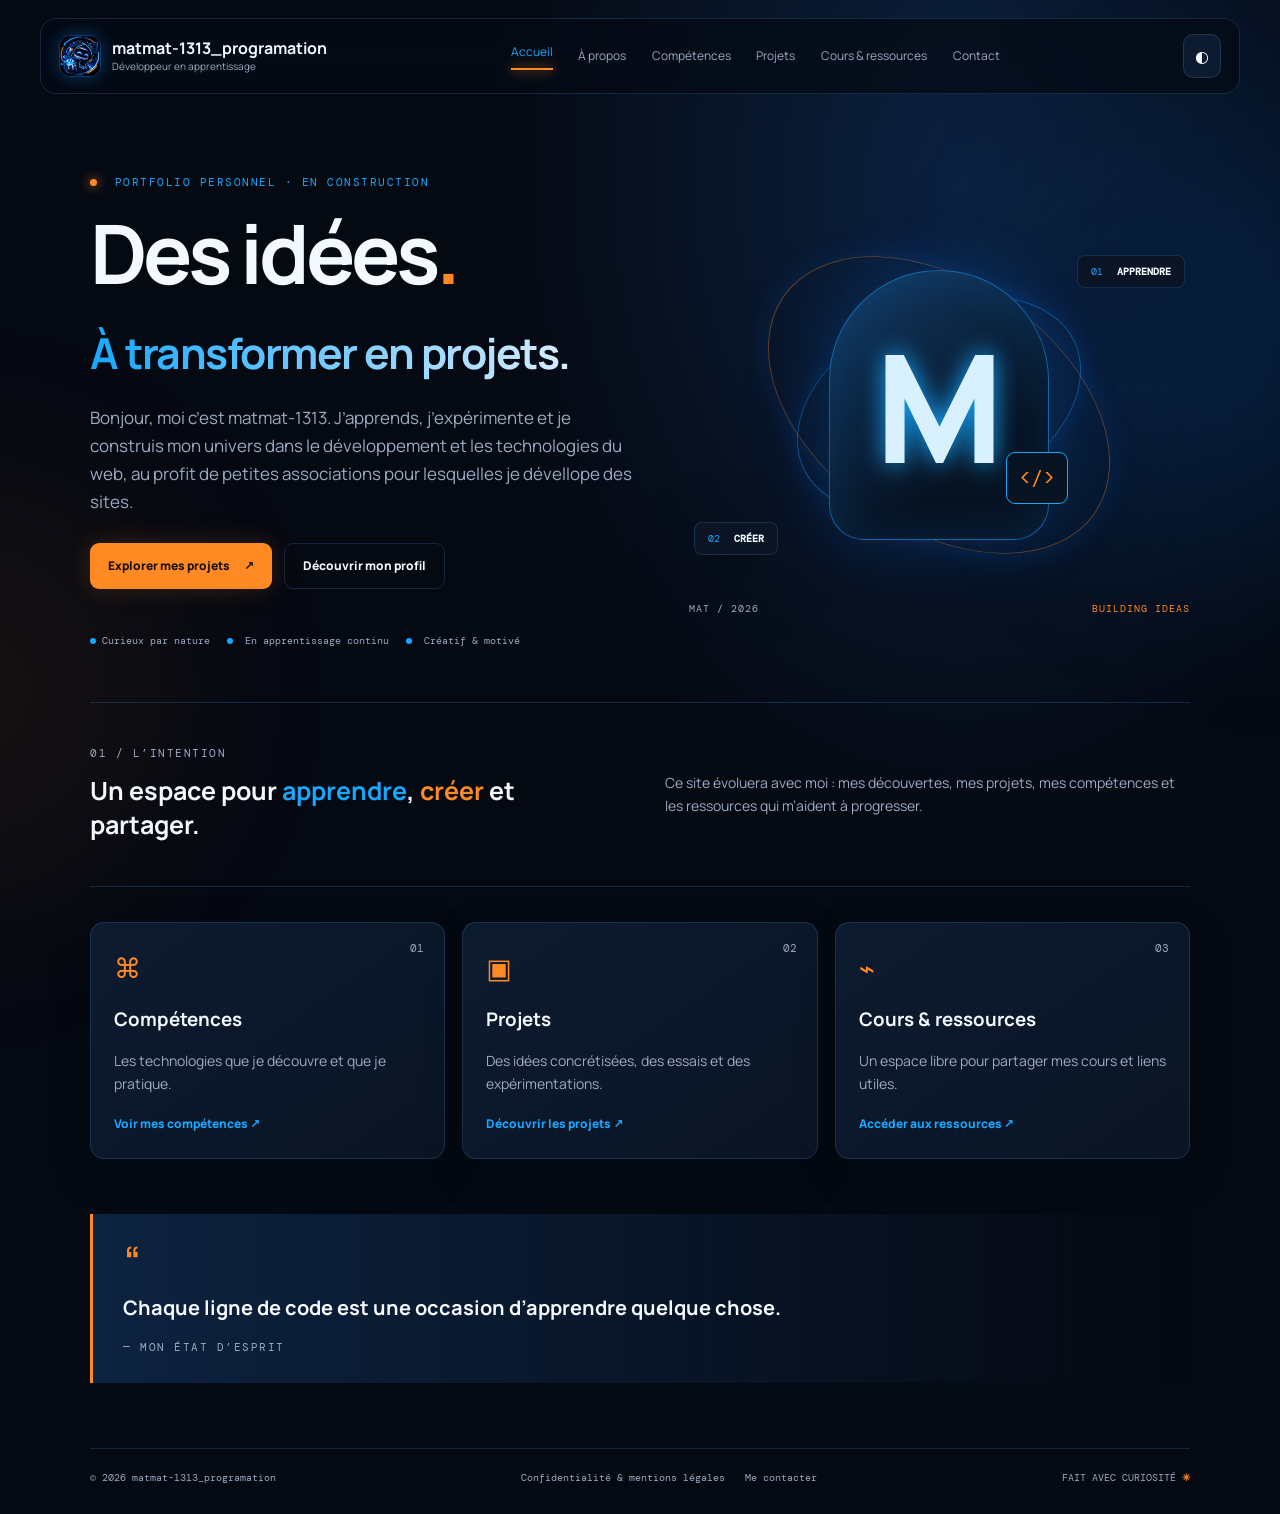
<file: index.html>
<!doctype html>


<html lang="fr">
  
  <head>
    
    <meta charset="utf-8">
    <meta name="viewport" content="width=device-width, initial-scale=1">
    <meta name="description" content="Le portfolio de Mat : apprendre, créer et partager.">
    <title>matmat-1313 — Des idées.</title>
    <link rel="icon" type="image/png" href="logo.png">
    <link rel="stylesheet" href="style.css">
    <script defer src="script.js">
      
    </script>
  </head>

  
<body>
  <div class="ambient ambient-one">
  </div>
  <div class="ambient ambient-two">
    
  </div>
<header class="site-header">
  <a class="brand" href="index.html">
    <img class="brand-logo" src="logo.png" alt="Logo matmat-1313_programation">
    </span>
    <span>
      <b>matmat-1313_programation</b>
      <small>Développeur en apprentissage</small>
    </span>
  </a>

  <!--menu de navigation-->
  <button class="menu-toggle" aria-label="Ouvrir le menu" aria-expanded="false">☰</button>
  <nav class="main-nav" aria-label="Navigation principale">
    <a class="active" href="index.html">Accueil</a>
    <a href="apropos.html">À propos</a>
    <a href="competences.html">Compétences</a>
    <a href="projets.html">Projets</a>
    <a href="ressources.html">Cours & ressources</a>
    <a href="contact.html">Contact</a>
  </nav>
  <button class="theme-toggle" aria-label="Changer de thème" title="Changer de thème">◐</button>
</header>
<main>
  <section class="hero container">
    <div class="hero-copy">
      <p class="eyebrow">
        <span class="pulse">
          
        </span> PORTFOLIO PERSONNEL · EN CONSTRUCTION</p>
      <h1>Des idées<span class="orange">.</span>
        <br>
        <span class="gradient-text">À transformer en projets.</span>
      </h1>
      <p class="lead">Bonjour, moi c’est matmat-1313. J’apprends, j’expérimente et je construis mon univers dans le développement et les technologies du web, au profit de petites associations pour lesquelles je dévellope des sites.</p>
      <div class="actions">
        <a class="btn btn-primary" href="projets.html">Explorer mes projets <span>↗</span>
        </a>
        <a class="btn btn-ghost" href="apropos.html">Découvrir mon profil</a>
      </div>
      
      <div class="hero-meta">
        <span>
          <i></i>Curieux par nature</span>
        <span>
          <i></i> En apprentissage continu</span>
        <span>
          <i></i> Créatif & motivé</span>
      </div>
      
    </div>
    <div class="hero-visual">
      <div class="orbit orbit-a">
        
      </div>
      <div class="orbit orbit-b">
        
      </div>
      
      <div class="visual-grid">
        
      </div>
      <div class="avatar-placeholder">
        <span class="avatar-initial">M</span>
        <span class="avatar-code">&lt;/&gt;</span>
      </div>
      <div class="floating-chip chip-top">01 <b>APPRENDRE</b>
      </div>
      <div class="floating-chip chip-bottom">02 <b>CRÉER</b>
      </div>
      <div class="visual-caption">MAT / 2026 <span>BUILDING IDEAS</span>
      </div>
    </div>
  </section>
<section class="container intro-strip">
  <div>
    <span class="section-kicker">01 / L’INTENTION</span>
    <h2>Un espace pour <span class="blue">apprendre</span>, <span class="orange">créer</span> et partager.</h2>
  </div>
  <p>Ce site évoluera avec moi : mes découvertes, mes projets, mes compétences et les ressources qui m’aident à progresser.</p>
</section>
<section class="container feature-grid">
  <a class="feature-card" href="competences.html">
    <span class="card-number">01</span>
    <span class="feature-icon">⌘</span>
    <h3>Compétences</h3>
    <p>Les technologies que je découvre et que je pratique.</p>
    <span class="text-link">Voir mes compétences ↗</span>
  </a>
  <a class="feature-card" href="projets.html">
    <span class="card-number">02</span>
    <span class="feature-icon">▣</span>
    <h3>Projets</h3>
    <p>Des idées concrétisées, des essais et des expérimentations.</p>
    <span class="text-link">Découvrir les projets ↗</span>
  </a>
  <a class="feature-card" href="ressources.html">
    <span class="card-number">03</span>
    <span class="feature-icon">⌁</span>
    <h3>Cours & ressources</h3>
    <p>Un espace libre pour partager mes cours et liens utiles.</p>
    <span class="text-link">Accéder aux ressources ↗</span>
  </a>
</section>
<section class="container quote-panel">
  <span class="quote-mark">“</span>
  <p>Chaque ligne de code est une occasion d’apprendre quelque chose.</p>
  <span class="quote-by">— MON ÉTAT D’ESPRIT</span>
</section>
</main>
<footer class="site-footer">
  <span>© 2026 matmat-1313_programation</span>
  <span>
    <a href="legal.html">Confidentialité & mentions légales</a>
    <a href="contact.html">Me contacter</a>
  </span>
  <span class="footer-tag">FAIT AVEC CURIOSITÉ <b>✳</b>
  </span>
</footer>
</body>
</html>
</file>
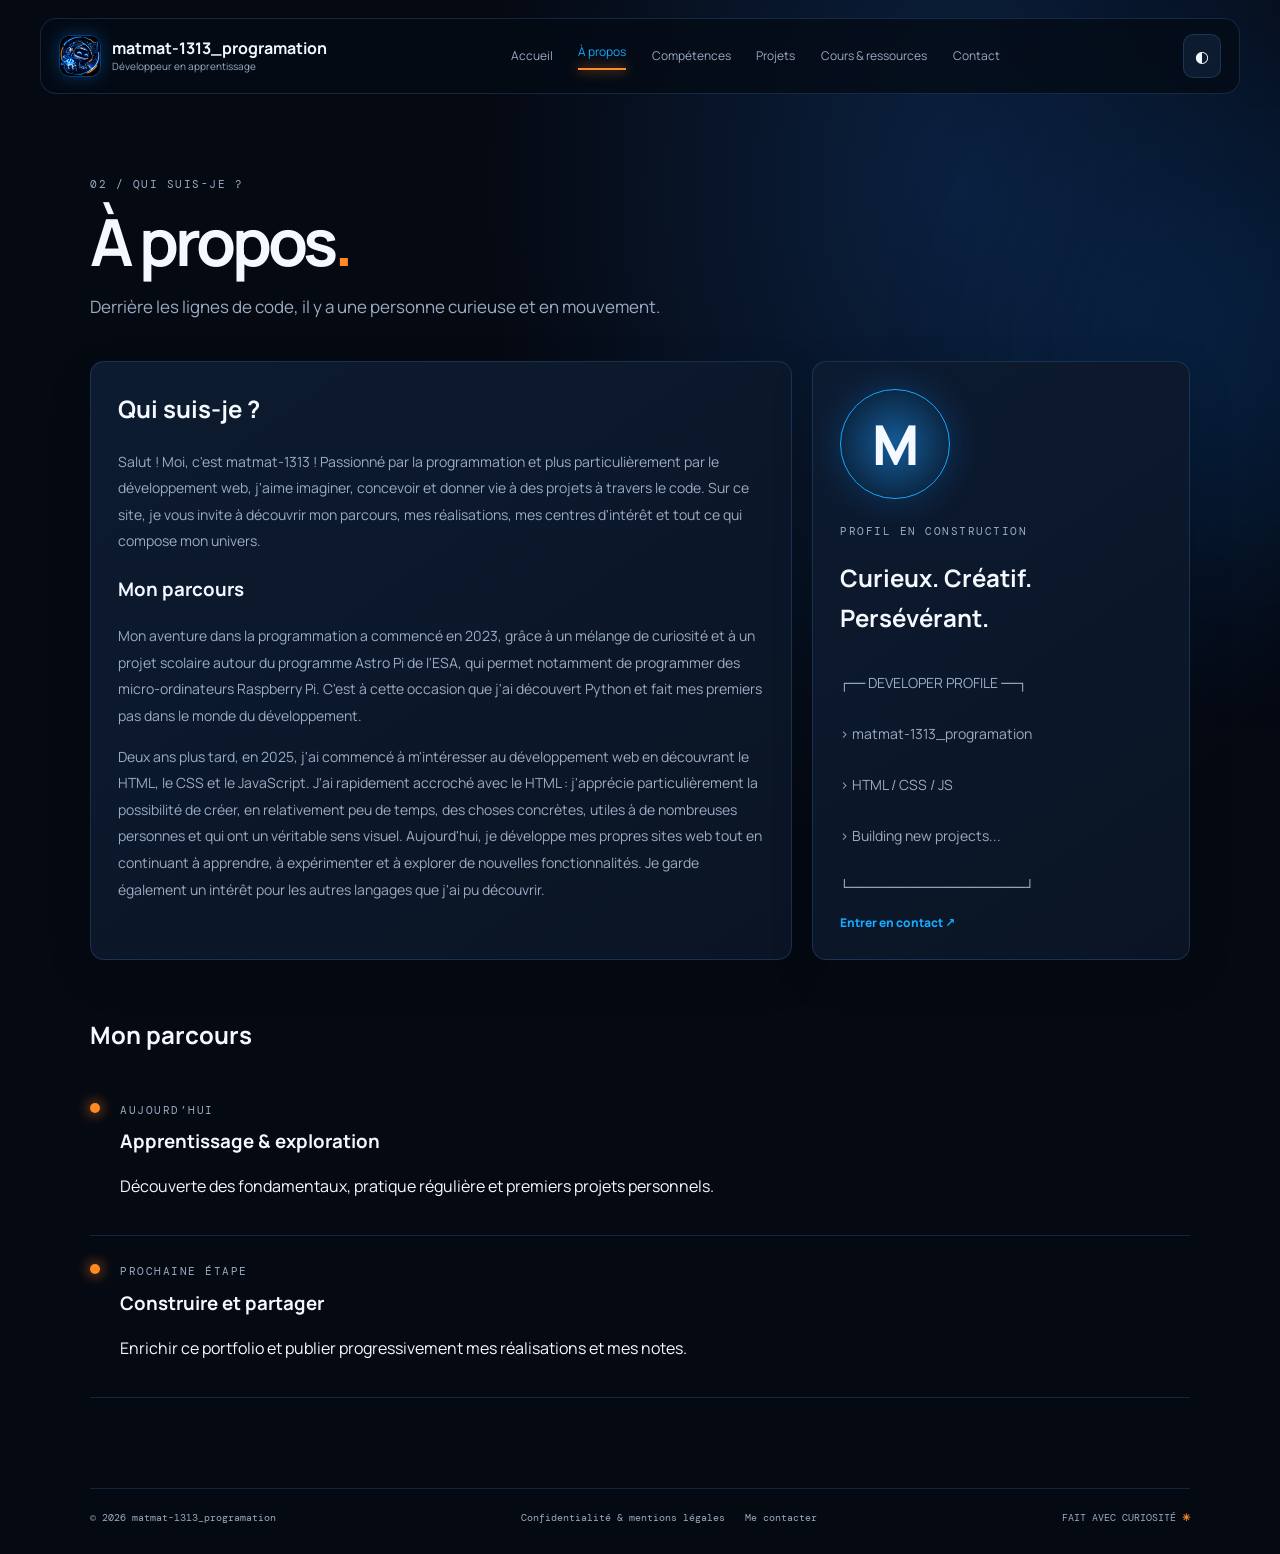
<file: apropos.html>
<!doctype html>


<html lang="fr">
  
  <head>
    
    <meta charset="utf-8">
    <meta name="viewport" content="width=device-width, initial-scale=1">
    <meta name="description" content="En savoir plus sur Mat et son parcours.">
    
    <title>À propos — matmat-1313</title>
    
    <link rel="icon" type="image/png" href="logo.png">
    <link rel="stylesheet" href="style.css">
    <script defer src="script.js">
      
    </script>
  </head>


  <!--Début section corps de page-->
  <body>
    
    <div class="ambient ambient-one">
      
    </div>
    <header class="site-header">
      <a class="brand" href="index.html">
        <img class="brand-logo" src="logo.png" alt="Logo matmat-1313_programation">
    </span>
        
        <span>
          <b>matmat-1313_programation</b>
          <small>Développeur en apprentissage</small>
        </span>
      </a>
      
      <button class="menu-toggle" aria-label="Ouvrir le menu" aria-expanded="false">☰</button>
      <nav class="main-nav">
        <a href="index.html">Accueil</a>
        <a class="active" href="apropos.html">À propos</a>
        <a href="competences.html">Compétences</a>
        <a href="projets.html">Projets</a>
        <a href="ressources.html">Cours & ressources</a>
        <a href="contact.html">Contact</a>
      </nav>
      <button class="theme-toggle" aria-label="Changer de thème">◐</button>
    </header>
<main class="container page-main">
  <div class="page-heading">
    <span class="section-kicker">02 / QUI SUIS-JE ?</span>
    <h1>À propos<span class="orange">.</span>
    </h1>
    <p class="lead">Derrière les lignes de code, il y a une personne curieuse et en mouvement.</p>
  </div>
  <div class="about-layout">
    <section class="panel about-story">

      
      <!--Début section à propos de moi texte de presentation-->
      <h2>Qui suis-je ?</h2>
      <p>Salut ! Moi, c'est matmat-1313 ! Passionné par la programmation et plus particulièrement par le développement web, j'aime imaginer, concevoir et donner vie à des projets à travers le code. Sur ce site, je vous invite à découvrir mon parcours, mes réalisations, mes centres d'intérêt et tout ce qui compose mon univers.</p>
      <h3>Mon parcours</h3>
      <p>Mon aventure dans la programmation a commencé en 2023, grâce à un mélange de curiosité et à un projet scolaire autour du programme Astro Pi de l'ESA, qui permet notamment de programmer des micro-ordinateurs Raspberry Pi. C'est à cette occasion que j'ai découvert Python et fait mes premiers pas dans le monde du développement.</p>
      <p>Deux ans plus tard, en 2025, j'ai commencé à m'intéresser au développement web en découvrant le HTML, le CSS et le JavaScript. J'ai rapidement accroché avec le HTML : j'apprécie particulièrement la possibilité de créer, en relativement peu de temps, des choses concrètes, utiles à de nombreuses personnes et qui ont un véritable sens visuel. Aujourd'hui, je développe mes propres sites web tout en continuant à apprendre, à expérimenter et à explorer de nouvelles fonctionnalités. Je garde également un intérêt pour les autres langages que j'ai pu découvrir.</p>
    </section>
  
    
    <aside class="panel profile-panel">
      <div class="profile-orb">
        <span>M</span>
      </div>
      <span class="section-kicker">PROFIL EN CONSTRUCTION</span>
      <h2>Curieux. Créatif. Persévérant.</h2>
      <p>┌── DEVELOPER PROFILE ──┐</p>
      <p>> matmat-1313_programation</p>
      <p>> HTML / CSS / JS</p>
      <p>> Building new projects...</p>
      <p>└─────────────────────┘</p>
      <a class="text-link" href="contact.html">Entrer en contact ↗</a>
    </aside>
  </div>
  
  <section class="timeline">
    <h2>Mon parcours</h2>
    <div class="timeline-item">
      <span class="timeline-dot">
        
      </span>
      <div>
        <span class="muted">AUJOURD’HUI</span>
        <h3>Apprentissage & exploration</h3>
        <p>Découverte des fondamentaux, pratique régulière et premiers projets personnels.</p>
      </div>
    </div>
    <div class="timeline-item">
      <span class="timeline-dot">
        
      </span>
      <div>
        <span class="muted">PROCHAINE ÉTAPE</span>
        <h3>Construire et partager</h3>
        <p>Enrichir ce portfolio et publier progressivement mes réalisations et mes notes.</p>
      </div>
    </div>
  </section>
</main>
<!--fin de section corps de page-->
    
    <!--Début section pied de page-->
    <footer class="site-footer">
      <span>© 2026 matmat-1313_programation</span>
      <span>
        <a href="legal.html">Confidentialité & mentions légales</a>
        <a href="contact.html">Me contacter</a>
      </span>
      <span class="footer-tag">FAIT AVEC CURIOSITÉ <b>✳</b>
      </span>
<!--fin de section pied de page-->
      
      <!--fermeture des balises-->
    </footer>
  </body>
</html>
</file>
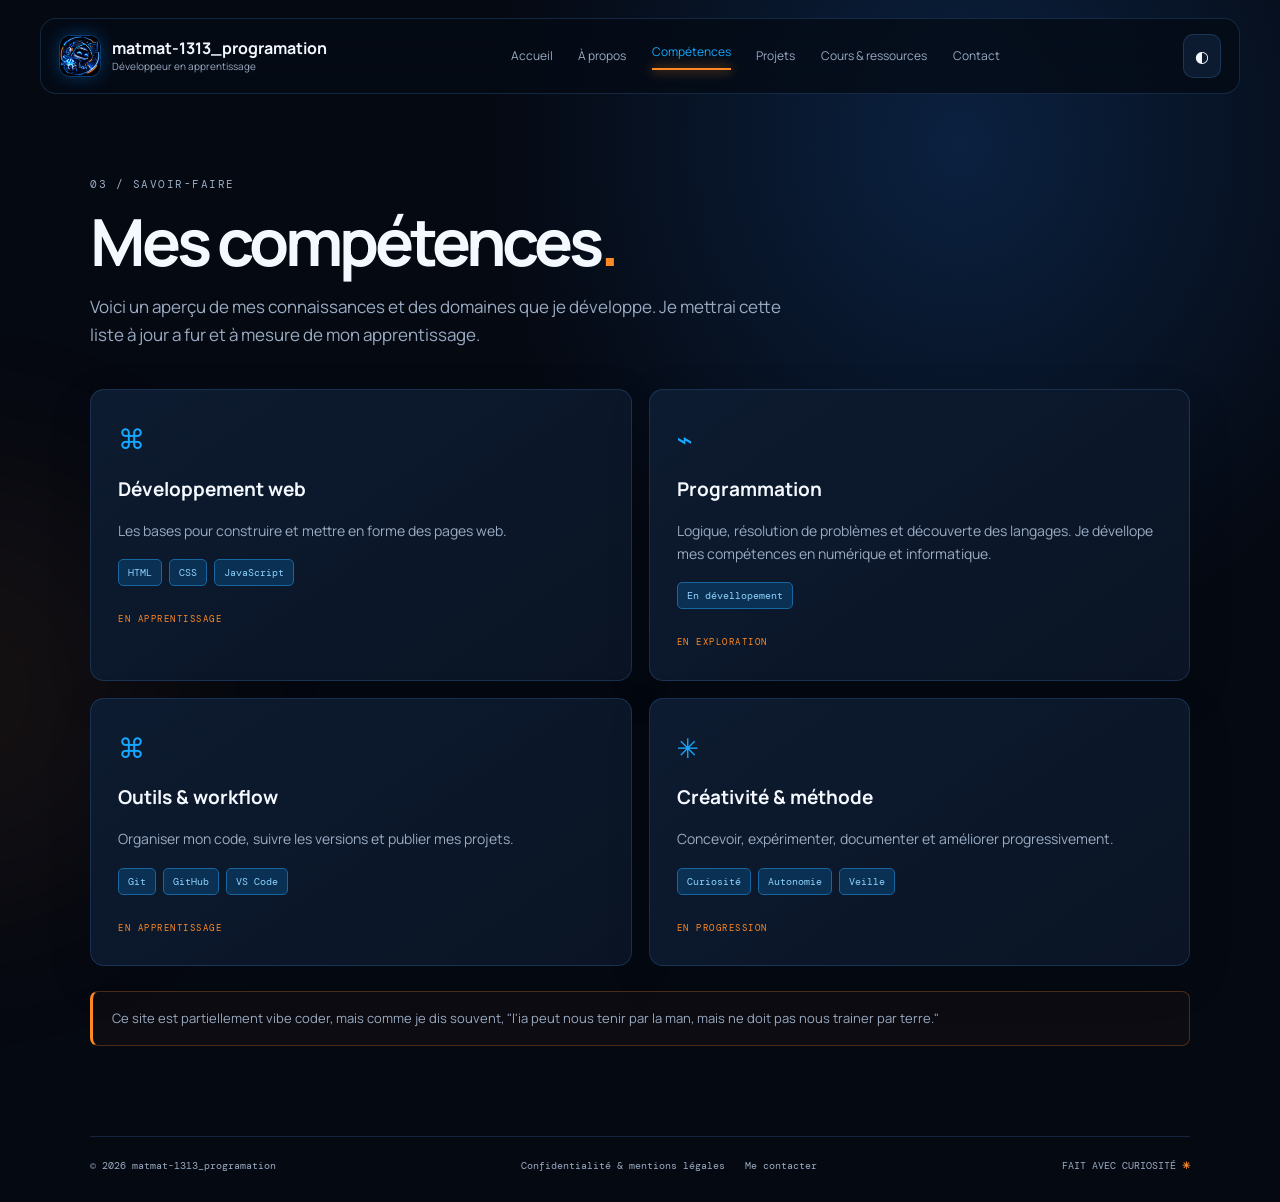
<file: competences.html>
<!doctype html>


<html lang="fr">
    
    
    <head>
        
        <meta charset="utf-8">
        <meta name="viewport" content="width=device-width, initial-scale=1">
        
        <title>Compétences — matmat-1313</title>
        
        <link rel="icon" type="image/png" href="logo.png">
        <link rel="stylesheet" href="style.css">
        
        <script defer src="script.js"></script>
    </head>
    
    <body>
        <div class="ambient ambient-two">
            
        </div><header class="site-header">
            <a class="brand" href="index.html">
                <img class="brand-logo" src="logo.png" alt="Logo matmat-1313_programation">
    </span><span>
        <b>matmat-1313_programation</b>
        <small>Développeur en apprentissage</small>
    </span>
            </a>

            <!--section menu de navigatio-->
            <button class="menu-toggle" aria-label="Ouvrir le menu" aria-expanded="false">☰</button>
            <nav class="main-nav">
                <a href="index.html">Accueil</a>
                <a href="apropos.html">À propos</a>
                <a class="active" href="competences.html">Compétences</a>
                <a href="projets.html">Projets</a>
                <a href="ressources.html">Cours & ressources</a>
                <a href="contact.html">Contact</a>
            </nav>

            <!--changement mode sombre/claire-->
            <button class="theme-toggle" aria-label="Changer de thème">◐</button>
        </header>
        <main class="container page-main">
            <div class="page-heading">
                <span class="section-kicker">03 / SAVOIR-FAIRE</span>
                <h1>Mes compétences<span class="orange">.</span></h1>
                <p class="lead">Voici un aperçu de mes connaissances et des domaines que je développe. Je mettrai cette liste à jour a fur et à mesure de mon apprentissage.</p>
            </div>
            <div class="skill-grid">
                <article class="panel skill-card">
                    <span class="skill-symbol">⌘</span>
                    <h2>Développement web</h2>
                    <p>Les bases pour construire et mettre en forme des pages web.</p>

                    <!--mes compétences de dévelloppement web-->
                    <div class="tag-list">
                        <span>HTML</span>
                        <span>CSS</span>
                        <span>JavaScript</span>
                    </div><span class="level">EN APPRENTISSAGE</span>
                </article>
                
                <article class="panel skill-card">
                    <span class="skill-symbol">⌁</span>
                    <h2>Programmation</h2>
                    <p>Logique, résolution de problèmes et découverte des langages. Je dévellope mes compétences en numérique et informatique.</p>
                    <div class="tag-list">
                        <span>En dévellopement</span>
                    </div>
                    <span class="level">EN EXPLORATION</span>
                </article>
                <article class="panel skill-card">
                    <span class="skill-symbol">⌘</span>
                    <h2>Outils & workflow</h2>
                    <p>Organiser mon code, suivre les versions et publier mes projets.</p>

                    <!--mes outils de dévellopement et hébergement-->
                    <div class="tag-list">
                        <span>Git</span>
                        <span>GitHub</span>
                        <span>VS Code</span>
                    </div>
                    <span class="level">EN APPRENTISSAGE</span>
                </article>
                
                <article class="panel skill-card">
                    <span class="skill-symbol">✳</span>
                    <h2>Créativité & méthode</h2>
                    <p>Concevoir, expérimenter, documenter et améliorer progressivement.</p>
                    <div class="tag-list">
                        <span>Curiosité</span>
                        <span>Autonomie</span>
                        <span>Veille</span>
                    </div>
                    <span class="level">EN PROGRESSION</span>
                </article>
            </div>
            
            <div class="notice">Ce site est partiellement vibe coder, mais comme je dis souvent, "l'ia peut nous tenir par la man, mais ne doit pas nous trainer par terre."
            </div>
        </main>
        
        <footer class="site-footer">
            <span>© 2026 matmat-1313_programation</span>
            <span>
                <a href="legal.html">Confidentialité & mentions légales</a>
                <a href="contact.html">Me contacter</a>
            </span>
            <span class="footer-tag">FAIT AVEC CURIOSITÉ <b>✳</b>
           <!--fin de section de page-->

                   <!--fermeture des balises-->
            </span>
        </footer>
    </body>
</html>
</file>
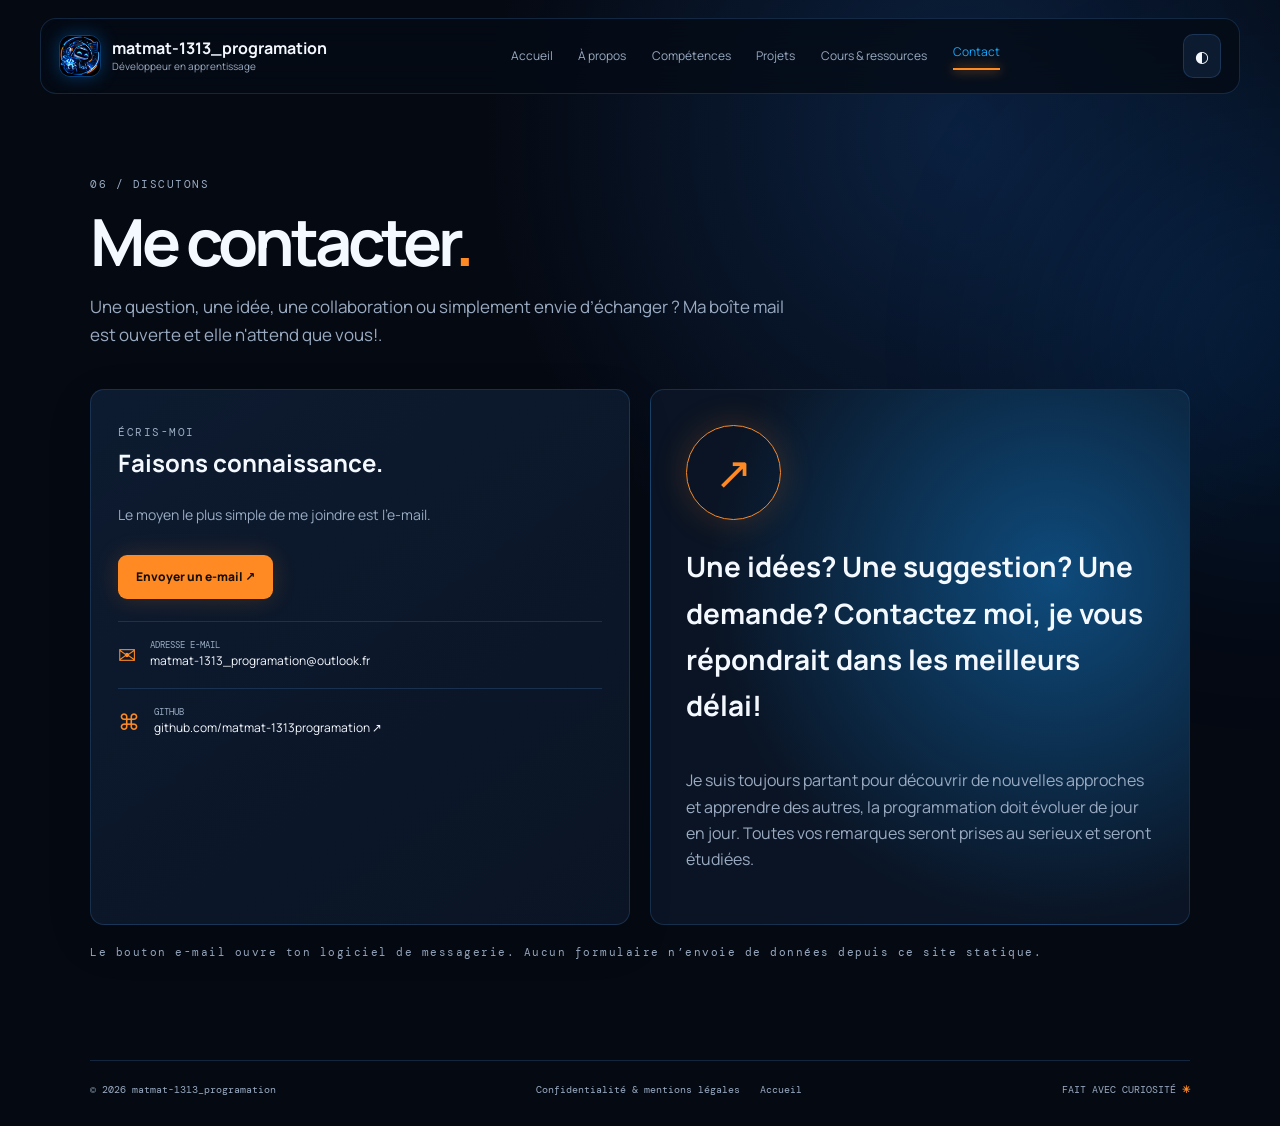
<file: contact.html>
<!doctype html>

<html lang="fr">
    
    
    <head>
        
        <meta charset="utf-8">
        <meta name="viewport" content="width=device-width, initial-scale=1">
        
        <title>Contact — matmat-1313</title>
        
        <link rel="icon" type="image/png" href="logo.png">
        <link rel="stylesheet" href="style.css">
        <script defer src="script.js"></script>
    
    </head>
    
    
    <body>
        
        <div class="ambient ambient-one"></div>
        <header class="site-header"><a class="brand" href="index.html">
            <img class="brand-logo" src="logo.png" alt="Logo matmat-1313_programation">
    </span><span>
        <b>matmat-1313_programation</b>
        <small>Développeur en apprentissage</small>
    </span>
        </a>

            <!--section menu de navigation-->
            <button class="menu-toggle" aria-label="Ouvrir le menu" aria-expanded="false">☰</button>
            <nav class="main-nav">
                <a href="index.html">Accueil</a>
                <a href="apropos.html">À propos</a>
                <a href="competences.html">Compétences</a>
                <a href="projets.html">Projets</a>
                <a href="ressources.html">Cours & ressources</a>
                <a class="active" href="contact.html">Contact</a>
            </nav>
            <!--section menu de navigation-->

            <!--bouton de changement de theme-->
            <button class="theme-toggle" aria-label="Changer de thème">◐</button>
        </header>
        
        <main class="container page-main">
            <div class="page-heading">
                <span class="section-kicker">06 / DISCUTONS</span>
                <h1>Me contacter<span class="orange">.</span></h1>
                <p class="lead">Une question, une idée, une collaboration ou simplement envie d’échanger ? Ma boîte mail est ouverte et elle n'attend que vous!.</p>
            </div>
            <div class="contact-layout">
                <section class="panel contact-card">
                    <span class="section-kicker">ÉCRIS-MOI</span>
                    <h2>Faisons connaissance.</h2>
                    <p>Le moyen le plus simple de me joindre est l’e-mail.</p>
                    <a class="btn btn-primary" href="mailto:matmat-1313_programation@outlook.fr?subject=Contact%20depuis%20le%20portfolio">Envoyer un e-mail ↗</a>
                    <div class="contact-detail">
                        <span>✉</span>
                      
                        <div>
                            <small>ADRESSE E-MAIL</small>
                            <a href="mailto:matmat-1313_programation@outlook.fr">matmat-1313_programation@outlook.fr</a>
                        </div>
                    </div>
                    
                    <div class="contact-detail">
                        <span>⌘</span>
                        <div>
                            <small>GITHUB</small>
                            <a href="https://github.com/matmat-1313programation" target="_blank" rel="noopener noreferrer">github.com/matmat-1313programation ↗</a>
                        </div>
                    </div>
                </section>
                
                <aside class="contact-aside">
                    <div class="contact-orbit">↗</div>
                    <h2>Une idées? Une suggestion? Une demande? Contactez moi, je vous répondrait dans les meilleurs délai!</h2>
                    <p>Je suis toujours partant pour découvrir de nouvelles approches et apprendre des autres, la programmation doit évoluer de jour en jour. Toutes vos remarques seront prises au serieux et seront étudiées.</p>
                </aside>
            </div>
            
            <p class="muted small-note">Le bouton e-mail ouvre ton logiciel de messagerie. Aucun formulaire n’envoie de données depuis ce site statique.</p>
        </main>


        <!--début section pied de page-->
        <footer class="site-footer">

            <!--copiright-->
            <span>© 2026 matmat-1313_programation</span>

            <!--liens de bas de page-->
            <span>
                <a href="legal.html">Confidentialité & mentions légales</a>
                <a href="index.html">Accueil</a>
            </span>
            
            <span class="footer-tag">FAIT AVEC CURIOSITÉ <b>✳</b>
         <!--fin de sections pied de page-->

                
         <!--fermeture des balises-->   
            </span>
        </footer>
    </body>
</html>
</file>
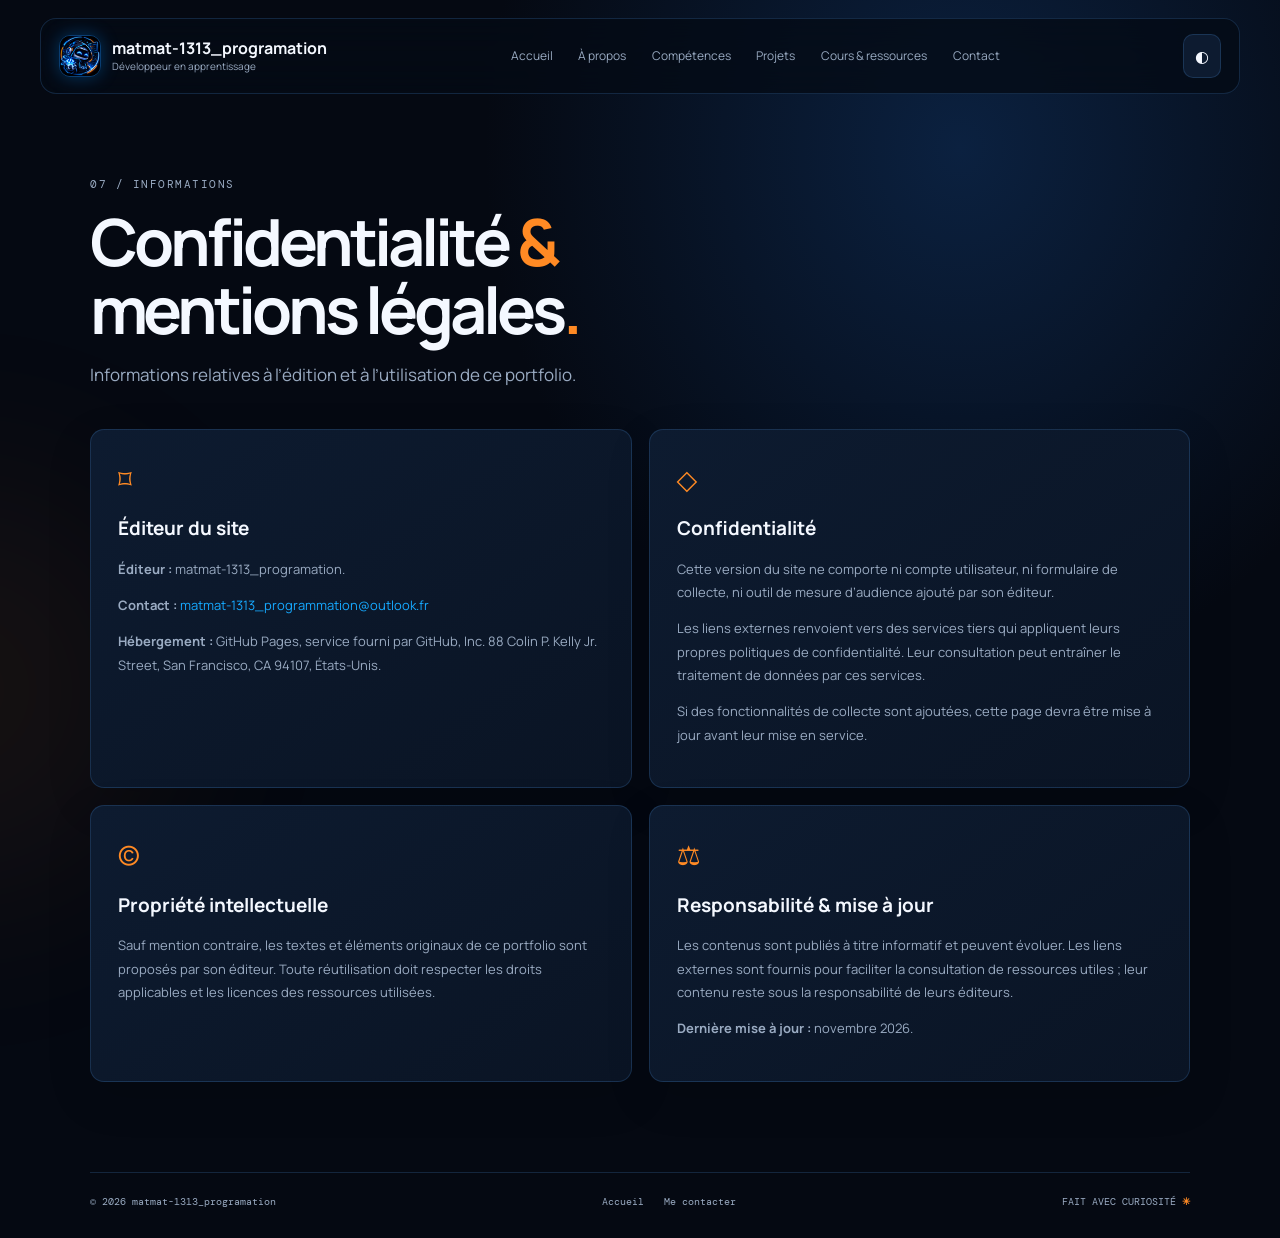
<file: legal.html>
<!doctype html>

<html lang="fr">
  
  
  <head>

    <!--partie métadonnée sur les 2 prochaines lignes-->
    <meta charset="utf-8">
    <meta name="viewport" content="width=device-width, initial-scale=1">

    <!--titre-->
    <title>Confidentialité & mentions légales — Mat</title>

    <!--liens images d'onglet-->
    <link rel="icon" type="image/png" href="logo.png">
    
    <link rel="stylesheet" href="style.css">
    
    <script defer src="script.js">
      
    </script>
  </head>
  
  
  <body>
    <div class="ambient ambient-two">
      
    </div>
    
    <header class="site-header">
      <a class="brand" href="index.html">
        <img class="brand-logo" src="logo.png" alt="Logo matmat-1313_programation">
    </span>
        <span>
          <b>matmat-1313_programation</b>
          <small>Développeur en apprentissage</small>
        </span>
      </a>
      <button class="menu-toggle" aria-label="Ouvrir le menu" aria-expanded="false">☰</button>
      <nav class="main-nav">
        <a href="index.html">Accueil</a>
        <a href="apropos.html">À propos</a>
        <a href="competences.html">Compétences</a>
        <a href="projets.html">Projets</a>
        <a href="ressources.html">Cours & ressources</a>
        <a href="contact.html">Contact</a>
      </nav>


      <!--bouton changement clair/sombre-->
      <button class="theme-toggle" aria-label="Changer de thème">◐</button>
      
    </header>
    <main class="container page-main">
      <div class="page-heading">
        <span class="section-kicker">07 / INFORMATIONS</span>
        <h1>Confidentialité <span class="orange">&</span>
          <br>mentions légales<span class="orange">.</span>
        </h1>
        <p class="lead">Informations relatives à l’édition et à l’utilisation de ce portfolio.</p>
      </div>
      
      <div class="legal-grid">
        <section class="panel legal-card">
          <span class="feature-icon">⌑</span>
          <h2>Éditeur du site</h2>
          <p>
            <b>Éditeur :</b> matmat-1313_programation.</p>
          <p>
            <b>Contact :</b> <a href="mailto:matmat-1313_programmation@outlook.fr">matmat-1313_programmation@outlook.fr</a>
          </p>
          <p>
            <b>Hébergement :</b> GitHub Pages, service fourni par GitHub, Inc.  88 Colin P. Kelly Jr. Street, San Francisco, CA 94107, États-Unis.</p>
        </section>
        <section class="panel legal-card">
          <span class="feature-icon">◇</span>
          <h2>Confidentialité</h2>
          <p>Cette version du site ne comporte ni compte utilisateur, ni formulaire de collecte, ni outil de mesure d’audience ajouté par son éditeur.</p>
          <p>Les liens externes renvoient vers des services tiers qui appliquent leurs propres politiques de confidentialité. Leur consultation peut entraîner le traitement de données par ces services.</p>
          <p>Si des fonctionnalités de collecte sont ajoutées, cette page devra être mise à jour avant leur mise en service.</p>
        </section>
        <section class="panel legal-card">
          <span class="feature-icon">©</span>

          
          <h2>Propriété intellectuelle</h2>
          
          <p>Sauf mention contraire, les textes et éléments originaux de ce portfolio sont proposés par son éditeur. Toute réutilisation doit respecter les droits applicables et les licences des ressources utilisées.</p>
        </section>
        <section class="panel legal-card">
          <span class="feature-icon">⚖</span>
          
          
          <h2>Responsabilité & mise à jour</h2>
          <p>Les contenus sont publiés à titre informatif et peuvent évoluer. Les liens externes sont fournis pour faciliter la consultation de ressources utiles ; leur contenu reste sous la responsabilité de leurs éditeurs.</p>
          <p>
            <b>Dernière mise à jour :</b> novembre 2026.</p>
        </section>
      </div>
      
  <!--  Zone vignette bas de page
      <div class="notice">
        <b>À compléter avant publication :</b> selon ta situation et les obligations applicables, ajoute les informations légales requises (identité complète ou régime de confidentialité applicable, directeur de publication, coordonnées de l’hébergeur). Ce modèle est un point de départ, pas un avis juridique.</div>
    -->
    </main>
    
    
    <footer class="site-footer">
      
      <span>© 2026 matmat-1313_programation</span>
      <span>
        <a href="index.html">Accueil</a>
        <a href="contact.html">Me contacter</a>
      </span>
      <span class="footer-tag">FAIT AVEC CURIOSITÉ <b>✳</b>


        <!--fin de page-->
        
      </span>
    </footer>
  </body>
</html>
</file>
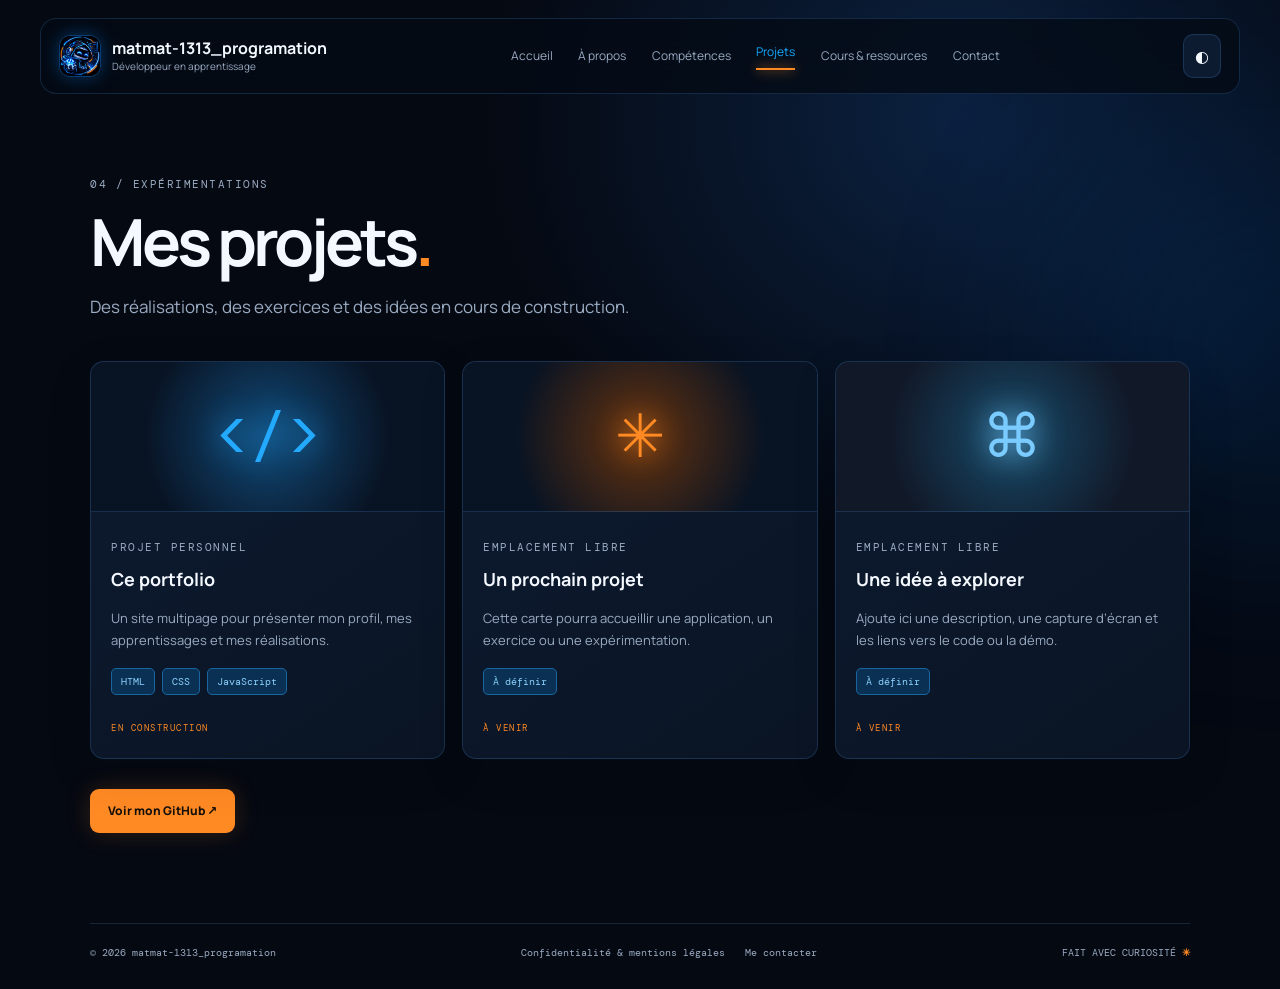
<file: projets.html>
<!doctype html>

<html lang="fr">
    
    
    <head>
        
        <meta charset="utf-8">
        <meta name="viewport" content="width=device-width, initial-scale=1">
        
        <title>Projets — matmat-1313</title>
        
        <link rel="icon" type="image/png" href="logo.png">
        <link rel="stylesheet" href="style.css"><script defer src="script.js">
            
        </script>
    </head>
    
    
    <body>
        <div class="ambient ambient-one">
            
        </div>
        <header class="site-header">
            <a class="brand" href="index.html">
                <img class="brand-logo" src="logo.png" alt="Logo matmat-1313_programation">
    </span><span>
        <b>matmat-1313_programation</b>
        <small>Développeur en apprentissage</small>
    </span>
            </a>

            <!--zone menu de navigation-->
            <button class="menu-toggle" aria-label="Ouvrir le menu" aria-expanded="false">☰</button>
            <nav class="main-nav">
                <a href="index.html">Accueil</a>
                <a href="apropos.html">À propos</a>
                <a href="competences.html">Compétences</a>
                <a class="active" href="projets.html">Projets</a>
                <a href="ressources.html">Cours & ressources</a>
                <a href="contact.html">Contact</a>
            </nav>
           
            <button class="theme-toggle" aria-label="Changer de thème">◐</button>
        </header>
        <main class="container page-main">
            <div class="page-heading">
                <span class="section-kicker">04 / EXPÉRIMENTATIONS</span>
                <h1>Mes projets<span class="orange">.</span></h1>
                <p class="lead">Des réalisations, des exercices et des idées en cours de construction.</p>
            </div>
            
            <div class="project-grid">
                <article class="panel project-card">
                    <div class="project-art art-blue">&lt;/&gt;</div>
                    <div class="project-body">
                        <span class="muted">PROJET PERSONNEL</span>
                        <h2>Ce portfolio</h2>
                        <p>Un site multipage pour présenter mon profil, mes apprentissages et mes réalisations.</p>
                        <div class="tag-list">
                            <span>HTML</span><span>CSS</span><span>JavaScript</span></div><span class="status">EN CONSTRUCTION</span></div></article><article class="panel project-card"><div class="project-art art-orange">✳</div><div class="project-body"><span class="muted">EMPLACEMENT LIBRE</span><h2>Un prochain projet</h2><p>Cette carte pourra accueillir une application, un exercice ou une expérimentation.</p><div class="tag-list"><span>À définir</span></div><span class="status">À VENIR</span></div></article><article class="panel project-card"><div class="project-art art-mix">⌘</div><div class="project-body"><span class="muted">EMPLACEMENT LIBRE</span><h2>Une idée à explorer</h2><p>Ajoute ici une description, une capture d’écran et les liens vers le code ou la démo.</p><div class="tag-list"><span>À définir</span></div><span class="status">À VENIR</span></div></article></div><div class="actions section-actions"><a class="btn btn-primary" href="https://github.com/matmat-1313programation" target="_blank" rel="noopener noreferrer">Voir mon GitHub ↗</a></div></main><footer class="site-footer"><span>© 2026 matmat-1313_programation</span><span><a href="legal.html">Confidentialité & mentions légales</a><a href="contact.html">Me contacter</a></span><span class="footer-tag">FAIT AVEC CURIOSITÉ <b>✳</b></span></footer></body></html>
</file>
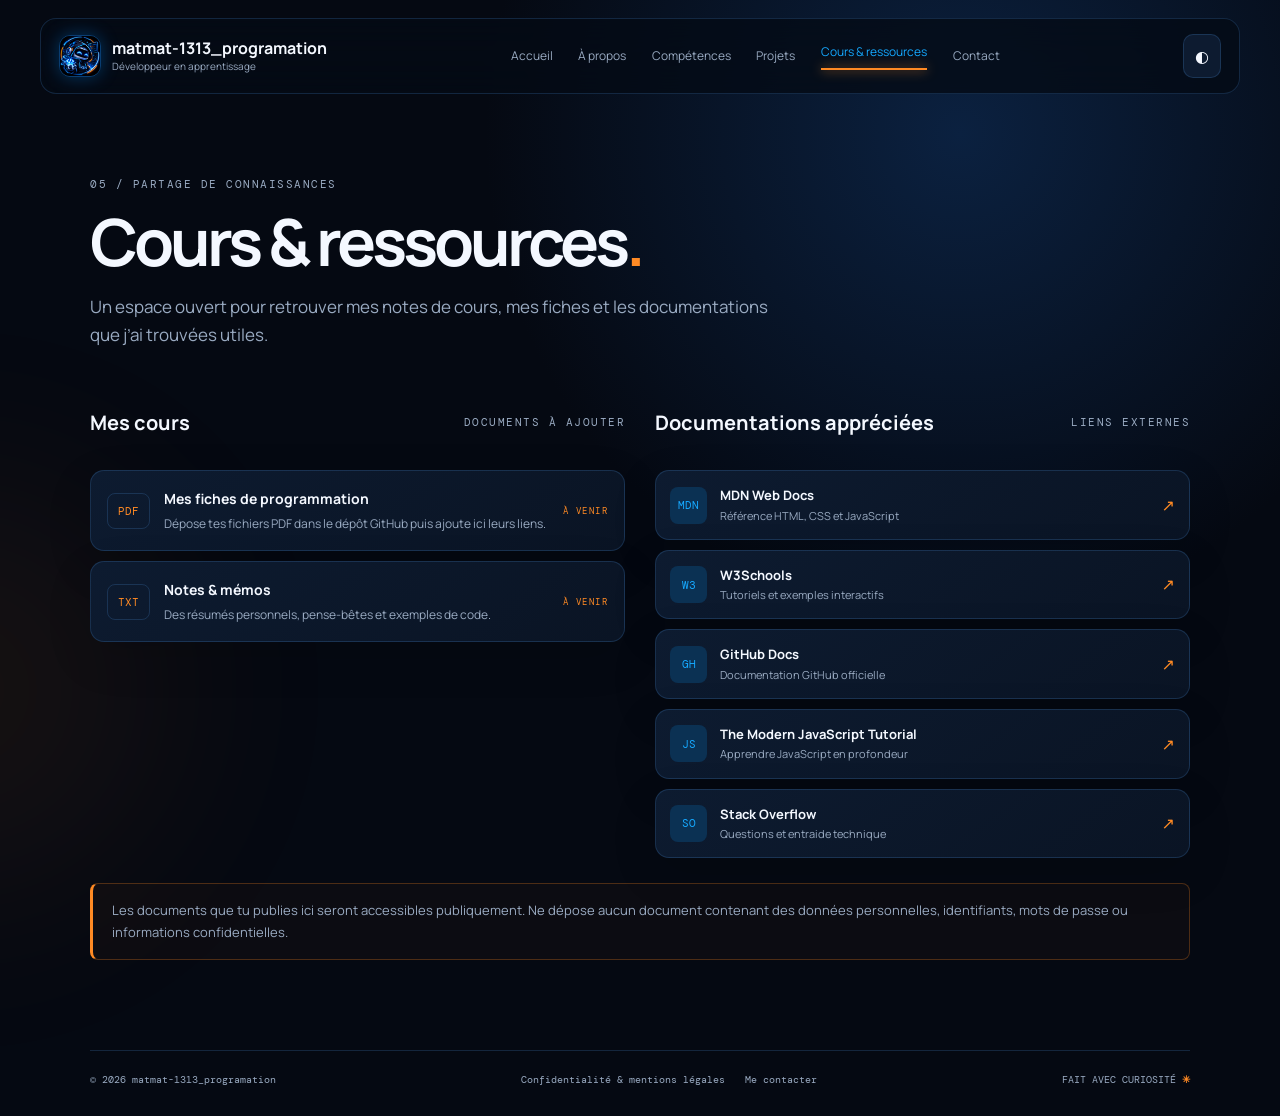
<file: ressources.html>
<!doctype html>

<html lang="fr">
    
    <head>
        
        <meta charset="utf-8">
        <meta name="viewport" content="width=device-width, initial-scale=1">
        
        <title>Cours & ressources — matmat-1313</title>
        <link rel="icon" type="image/png" href="logo.png">
        <link rel="stylesheet" href="style.css">
        <script defer src="script.js">
            
        </script>
    </head>
    
    
    <body>
        <div class="ambient ambient-two">
            
        </div>
        
        <header class="site-header">
            <a class="brand" href="index.html">
                <img class="brand-logo" src="logo.png" alt="Logo matmat-1313_programation">
    </span>
                <span>
                    <b>matmat-1313_programation</b>
                    <small>Développeur en apprentissage</small>
                </span>
            </a>
            <button class="menu-toggle" aria-label="Ouvrir le menu" aria-expanded="false">☰</button>
            <nav class="main-nav">
                <a href="index.html">Accueil</a>
                <a href="apropos.html">À propos</a>
                <a href="competences.html">Compétences</a>
                <a href="projets.html">Projets</a>
                <a class="active" href="ressources.html">Cours & ressources</a>
                <a href="contact.html">Contact</a>
            </nav>
            
            <button class="theme-toggle" aria-label="Changer de thème">◐</button>
        </header>
        <main class="container page-main">
            <div class="page-heading">
                <span class="section-kicker">05 / PARTAGE DE CONNAISSANCES</span>
                <h1>Cours & ressources<span class="orange">.</span>
                </h1>
                <p class="lead">Un espace ouvert pour retrouver mes notes de cours, mes fiches et les documentations que j’ai trouvées utiles.</p>
            </div>
            <div class="resource-layout">
                <section>
                    <div class="section-title-row">
                        <h2>Mes cours</h2>
                        <span class="muted">DOCUMENTS À AJOUTER</span>
                    </div>
                    <div class="resource-list">
                        <article class="panel resource-item">
                            <span class="resource-icon">PDF</span>
                            <div><h3>Mes fiches de programmation</h3><p>Dépose tes fichiers PDF dans le dépôt GitHub puis ajoute ici leurs liens.</p></div><span class="status">À VENIR</span></article><article class="panel resource-item"><span class="resource-icon">TXT</span><div><h3>Notes & mémos</h3><p>Des résumés personnels, pense-bêtes et exemples de code.</p></div><span class="status">À VENIR</span></article></div></section><section><div class="section-title-row"><h2>Documentations appréciées</h2><span class="muted">LIENS EXTERNES</span></div><div class="resource-links"><a class="panel resource-link" href="https://developer.mozilla.org/fr/" target="_blank" rel="noopener noreferrer"><span>MDN</span><div><b>MDN Web Docs</b><small>Référence HTML, CSS et JavaScript</small></div><span>↗</span></a><a class="panel resource-link" href="https://www.w3schools.com/" target="_blank" rel="noopener noreferrer"><span>W3</span><div><b>W3Schools</b><small>Tutoriels et exemples interactifs</small></div><span>↗</span></a><a class="panel resource-link" href="https://docs.github.com/fr" target="_blank" rel="noopener noreferrer"><span>GH</span><div><b>GitHub Docs</b><small>Documentation GitHub officielle</small></div><span>↗</span></a><a class="panel resource-link" href="https://javascript.info/" target="_blank" rel="noopener noreferrer"><span>JS</span><div><b>The Modern JavaScript Tutorial</b><small>Apprendre JavaScript en profondeur</small></div><span>↗</span></a><a class="panel resource-link" href="https://stackoverflow.com/" target="_blank" rel="noopener noreferrer"><span>SO</span><div><b>Stack Overflow</b><small>Questions et entraide technique</small></div><span>↗</span></a></div></section></div><div class="notice">Les documents que tu publies ici seront accessibles publiquement. Ne dépose aucun document contenant des données personnelles, identifiants, mots de passe ou informations confidentielles.</div></main><footer class="site-footer"><span>© 2026 matmat-1313_programation</span><span><a href="legal.html">Confidentialité & mentions légales</a><a href="contact.html">Me contacter</a></span><span class="footer-tag">FAIT AVEC CURIOSITÉ <b>✳</b></span></footer></body></html>
</file>
<file: style.css>
@import url('https://fonts.googleapis.com/css2?family=DM+Mono:wght@400;500&family=Manrope:wght@400;500;600;700;800&display=swap');

:root {
  --bg: #050912;
  --surface: #0a1424;
  --surface2: #0d1b30;
  --text: #f4f8ff;
  --muted: #9aabc2;
  --blue: #16a9ff;
  --blue2: #0757b9;
  --orange: #ff8a24;
  --line: rgba(80, 157, 235, .2);
  --shadow: 0 20px 70px rgba(0, 0, 0, .28);
}

* {
  box-sizing: border-box;
}

html {
  scroll-behavior: smooth;
}

body {
  margin: 0;
  background: radial-gradient(ellipse at 75% 12%, #0b2140 0, transparent 35%), var(--bg);
  color: var(--text);
  font-family: Manrope, system-ui, sans-serif;
  line-height: 1.65;
  min-height: 100vh;
  overflow-x: hidden;
}

body.light {
  --bg: #edf4fc;
  --surface: #fff;
  --surface2: #e5effb;
  --text: #101c2c;
  --muted: #53667d;
  --line: rgba(13, 91, 170, .2);
  background: radial-gradient(ellipse at 75% 12%, #d1e8ff 0, transparent 40%), var(--bg);
}

a {
  color: inherit;
  text-decoration: none;
}

button {
  font: inherit;
}

.ambient {
  position: fixed;
  width: 420px;
  height: 420px;
  border-radius: 50%;
  filter: blur(110px);
  opacity: .12;
  pointer-events: none;
  z-index: -1;
}

.ambient-one {
  background: #087fff;
  top: 15%;
  right: -200px;
}

.ambient-two {
  background: #ff851e;
  bottom: 0;
  left: -250px;
  opacity: .07;
}

.site-header {
  width: min(1200px, calc(100% - 48px));
  margin: 18px auto 0;
  min-height: 76px;
  padding: 12px 18px;
  display: flex;
  align-items: center;
  gap: 24px;
  border: 1px solid var(--line);
  border-radius: 16px;
  background: rgba(5, 11, 21, .78);
  backdrop-filter: blur(18px);
  position: relative;
  z-index: 5;
}

.light .site-header {
  background: rgba(255, 255, 255, .82);
}

.brand {
  display: flex;
  align-items: center;
  gap: 11px;
  min-width: 210px;
}

.brand-logo {
  width: 42px;
  height: 42px;
  object-fit: cover;
  border-radius: 11px;
  display: block;
  flex: 0 0 42px;
  box-shadow: 0 0 18px #078dff55;
  border: 1px solid #168cff66;
}

.brand b,
.brand small {
  display: block;
  line-height: 1.35;
}

.brand small {
  font-size: 10px;
  color: var(--muted);
}

.main-nav {
  display: flex;
  align-items: center;
  justify-content: center;
  gap: clamp(10px, 2vw, 27px);
  flex: 1;
}

.main-nav a {
  font-size: 12px;
  color: var(--muted);
  transition: .2s;
  white-space: nowrap;
}

.main-nav a:hover,
.main-nav a.active {
  color: var(--blue);
}

.main-nav a.active:after {
  content: "";
  display: block;
  height: 2px;
  background: var(--orange);
  box-shadow: 0 0 12px var(--orange);
  margin-top: 7px;
}

.theme-toggle,
.menu-toggle {
  background: var(--surface2);
  color: var(--text);
  border: 1px solid var(--line);
  border-radius: 10px;
  padding: 8px 11px;
  cursor: pointer;
}

.menu-toggle {
  display: none;
}

.container {
  width: min(1100px, calc(100% - 48px));
  margin-inline: auto;
}

.hero {
  min-height: 590px;
  display: grid;
  grid-template-columns: 1.05fr .95fr;
  align-items: center;
  gap: 45px;
  padding-block: 70px 55px;
}

.eyebrow,
.section-kicker,
.muted,
.level,
.status,
.quote-by {
  font: 11px 'DM Mono', monospace;
  letter-spacing: 1.5px;
  color: var(--muted);
}

.eyebrow {
  color: var(--blue);
}

.pulse {
  display: inline-block;
  width: 7px;
  height: 7px;
  border-radius: 50%;
  background: var(--orange);
  box-shadow: 0 0 12px var(--orange);
  margin-right: 9px;
}

.hero h1,
.page-heading h1 {
  font-size: clamp(48px, 7vw, 82px);
  line-height: 1.04;
  letter-spacing: -4px;
  margin: 22px 0;
}

.orange {
  color: var(--orange);
}

.blue {
  color: var(--blue);
}

.gradient-text {
  font-size: .52em;
  letter-spacing: -1.5px;
  background: linear-gradient(90deg, var(--blue), #d8edff);
  background-clip: text;
  color: transparent;
}

.lead {
  font-size: 17px;
  color: var(--muted);
  max-width: 570px;
}

.actions {
  display: flex;
  gap: 12px;
  flex-wrap: wrap;
  margin-top: 27px;
}

.btn {
  display: inline-flex;
  align-items: center;
  gap: 14px;
  padding: 12px 18px;
  border-radius: 9px;
  font-size: 12px;
  font-weight: 800;
  transition: .2s;
}

.btn:hover {
  transform: translateY(-3px);
}

.btn-primary {
  background: var(--orange);
  color: #17100a;
  box-shadow: 0 0 24px #ff8a2430;
}

.btn-ghost {
  border: 1px solid var(--line);
  color: var(--text);
}

.hero-meta {
  display: flex;
  gap: 17px;
  flex-wrap: wrap;
  margin-top: 45px;
  color: var(--muted);
  font: 10px 'DM Mono', monospace;
}

.hero-meta i {
  display: inline-block;
  width: 6px;
  height: 6px;
  border-radius: 50%;
  background: var(--blue);
  margin-right: 6px;
}

.hero-visual {
  height: 430px;
  position: relative;
  display: grid;
  place-items: center;
  isolation: isolate;
}

.visual-grid {
  position: absolute;
  inset: 10%;
  background-image: linear-gradient(#147dca18 1px, transparent 1px), linear-gradient(90deg, #147dca18 1px, transparent 1px);
  background-size: 27px 27px;
  mask-image: radial-gradient(ellipse, black, transparent 72%);
}

.orbit {
  position: absolute;
  border: 1px solid #159dff70;
  border-radius: 50%;
  box-shadow: 0 0 35px #087fff25;
}

.orbit-a {
  width: 300px;
  height: 300px;
  transform: rotate(-25deg) scaleY(.65);
}

.orbit-b {
  width: 380px;
  height: 380px;
  transform: rotate(35deg) scaleY(.65);
  border-color: #ff8a2460;
}

.avatar-placeholder {
  width: 220px;
  height: 270px;
  border: 1px solid #1c9cff8a;
  border-radius: 110px 110px 35px 35px;
  background: linear-gradient(145deg, #123b66, #071323 70%);
  display: grid;
  place-items: center;
  position: relative;
  box-shadow: 0 0 65px #087fff35, inset 0 0 45px #138fff20;
}

.avatar-initial {
  font-size: 150px;
  font-weight: 800;
  color: #d9f0ff;
  text-shadow: 0 0 25px var(--blue);
}

.avatar-code {
  position: absolute;
  right: -20px;
  bottom: 35px;
  background: #071321;
  border: 1px solid var(--blue);
  border-radius: 9px;
  padding: 12px;
  color: var(--orange);
  font: 20px 'DM Mono';
}

.floating-chip {
  position: absolute;
  background: var(--surface);
  border: 1px solid var(--line);
  padding: 9px 13px;
  border-radius: 8px;
  font: 10px 'DM Mono';
  color: var(--blue);
  box-shadow: var(--shadow);
}

.floating-chip b {
  color: var(--text);
  margin-left: 8px;
}

.chip-top {
  top: 65px;
  right: 5px;
}

.chip-bottom {
  bottom: 65px;
  left: 5px;
}

.visual-caption {
  position: absolute;
  bottom: 5px;
  width: 100%;
  display: flex;
  justify-content: space-between;
  color: var(--muted);
  font: 10px 'DM Mono';
  letter-spacing: 1px;
}

.visual-caption span {
  color: var(--orange);
}

.intro-strip {
  border-block: 1px solid var(--line);
  padding: 35px 0;
  display: grid;
  grid-template-columns: 1fr 1fr;
  gap: 50px;
  align-items: center;
}

.intro-strip h2 {
  font-size: 25px;
  line-height: 1.35;
  margin: 10px 0;
}

.intro-strip p,
.feature-card p,
.panel p {
  color: var(--muted);
  font-size: 14px;
}

.feature-grid {
  display: grid;
  grid-template-columns: repeat(3, 1fr);
  gap: 17px;
  padding-block: 35px;
}

.feature-card,
.panel {
  background: linear-gradient(145deg, var(--surface2), var(--surface));
  border: 1px solid var(--line);
  border-radius: 14px;
}

.feature-card {
  padding: 23px;
  position: relative;
  transition: .25s;
}

.feature-card:hover,
.panel:hover {
  border-color: #168de9a0;
  transform: translateY(-3px);
}

.card-number {
  position: absolute;
  right: 20px;
  top: 18px;
  color: var(--muted);
  font: 11px 'DM Mono';
}

.feature-icon {
  font-size: 27px;
  color: var(--orange);
}

.feature-card h3 {
  margin: 13px 0 4px;
}

.text-link {
  color: var(--blue);
  font-size: 12px;
  font-weight: 800;
}

.quote-panel {
  padding: 25px 30px;
  margin: 20px auto 65px;
  border-left: 3px solid var(--orange);
  background: linear-gradient(90deg, #0d2340, transparent);
  position: relative;
}

.quote-mark {
  font-size: 50px;
  color: var(--orange);
  line-height: 1;
}

.quote-panel p {
  font-size: 20px;
  font-weight: 700;
  margin: 0 0 8px;
}

.page-main {
  padding-block: 75px 90px;
  min-height: 70vh;
}

.page-heading {
  margin-bottom: 40px;
}

.page-heading h1 {
  font-size: clamp(43px, 6vw, 65px);
  margin: 13px 0;
}

.page-heading .lead {
  max-width: 700px;
}

.about-layout,
.contact-layout {
  display: grid;
  grid-template-columns: 1.3fr .7fr;
  gap: 20px;
}

.panel {
  padding: 27px;
}

.about-story h2,
.contact-card h2 {
  margin-top: 0;
}

.about-story p {
  line-height: 1.9;
}

.check-list {
  padding-left: 20px;
  color: var(--muted);
  font-size: 14px;
}

.check-list li {
  padding: 5px 0;
}

.profile-panel {
  display: flex;
  flex-direction: column;
  align-items: flex-start;
  justify-content: center;
}

.profile-orb {
  width: 110px;
  height: 110px;
  border-radius: 50%;
  display: grid;
  place-items: center;
  background: radial-gradient(circle, #145b98, #071323);
  border: 1px solid var(--blue);
  box-shadow: 0 0 35px #0b8dff45;
  margin-bottom: 25px;
}

.profile-orb span {
  font-size: 55px;
  font-weight: 800;
}

.timeline {
  margin-top: 55px;
}

.timeline-item {
  display: flex;
  gap: 20px;
  padding: 20px 0;
  border-bottom: 1px solid var(--line);
}

.timeline-dot {
  width: 10px;
  height: 10px;
  background: var(--orange);
  border-radius: 50%;
  margin-top: 8px;
  box-shadow: 0 0 14px var(--orange);
}

.timeline-item h3 {
  margin: 5px 0;
}

.skill-grid,
.project-grid,
.legal-grid {
  display: grid;
  grid-template-columns: repeat(2, 1fr);
  gap: 17px;
}

.skill-card h2,
.legal-card h2 {
  margin: 12px 0 5px;
  font-size: 19px;
}

.skill-symbol {
  font-size: 27px;
  color: var(--blue);
}

.tag-list {
  display: flex;
  gap: 7px;
  flex-wrap: wrap;
  margin: 17px 0;
}

.tag-list span {
  font: 10px 'DM Mono';
  padding: 6px 9px;
  border-radius: 5px;
  background: #0a3153;
  color: #8ed2ff;
  border: 1px solid #1766a0;
}

.level,
.status {
  display: inline-block;
  color: var(--orange);
  font-size: 9px;
}

.notice {
  margin-top: 25px;
  padding: 16px 19px;
  border: 1px solid #ff8a2445;
  border-left: 3px solid var(--orange);
  border-radius: 8px;
  color: var(--muted);
  font-size: 13px;
  background: #ff8a2408;
}

.project-grid {
  grid-template-columns: repeat(3, 1fr);
}

.project-card {
  padding: 0;
  overflow: hidden;
}

.project-art {
  height: 150px;
  display: grid;
  place-items: center;
  font: 60px 'DM Mono';
  text-shadow: 0 0 30px currentColor;
  border-bottom: 1px solid var(--line);
}

.art-blue {
  color: #23aaff;
  background: radial-gradient(circle, #124a78, #081323 65%);
}

.art-orange {
  color: var(--orange);
  background: radial-gradient(circle, #65320e, #081323 65%);
}

.art-mix {
  color: #7acbff;
  background: radial-gradient(circle, #174a69, #111827 65%);
}

.project-body {
  padding: 20px;
}

.project-body h2 {
  font-size: 18px;
  margin: 7px 0;
}

.project-body p {
  font-size: 13px;
}

.section-actions {
  margin-top: 30px;
}

.resource-layout {
  display: grid;
  grid-template-columns: 1fr 1fr;
  gap: 30px;
}

.section-title-row {
  display: flex;
  align-items: center;
  justify-content: space-between;
  gap: 10px;
  margin-bottom: 15px;
}

.section-title-row h2 {
  font-size: 20px;
}

.resource-list,
.resource-links {
  display: grid;
  gap: 10px;
}

.resource-item {
  display: flex;
  align-items: center;
  gap: 14px;
  padding: 16px;
}

.resource-item h3 {
  margin: 0;
  font-size: 14px;
}

.resource-item p {
  margin: 4px 0 0;
  font-size: 12px;
}

.resource-item .status {
  margin-left: auto;
  white-space: nowrap;
}

.resource-icon {
  padding: 10px;
  border: 1px solid var(--line);
  border-radius: 8px;
  color: var(--orange);
  font: 11px 'DM Mono';
}

.resource-link {
  display: flex;
  align-items: center;
  gap: 13px;
  padding: 14px;
}

.resource-link > span:first-child {
  width: 37px;
  height: 37px;
  display: grid;
  place-items: center;
  border-radius: 8px;
  background: #0b3153;
  color: var(--blue);
  font: 11px 'DM Mono';
}

.resource-link div {
  flex: 1;
}

.resource-link b,
.resource-link small {
  display: block;
}

.resource-link b {
  font-size: 13px;
}

.resource-link small {
  font-size: 11px;
  color: var(--muted);
}

.resource-link > span:last-child {
  color: var(--orange);
}

.contact-layout {
  grid-template-columns: 1fr 1fr;
}

.contact-card .btn {
  margin: 15px 0 22px;
}

.contact-detail {
  display: flex;
  gap: 14px;
  align-items: center;
  padding: 15px 0;
  border-top: 1px solid var(--line);
}

.contact-detail > span {
  font-size: 22px;
  color: var(--orange);
}

.contact-detail small,
.contact-detail a {
  display: block;
}

.contact-detail small {
  font: 9px 'DM Mono';
  color: var(--muted);
}

.contact-detail a {
  font-size: 12px;
  overflow-wrap: anywhere;
}

.contact-aside {
  padding: 35px;
  display: flex;
  flex-direction: column;
  justify-content: center;
  background: radial-gradient(circle at 75% 35%, #0e4b7c, #0a1424 65%);
  border: 1px solid var(--line);
  border-radius: 14px;
}

.contact-orbit {
  width: 95px;
  height: 95px;
  border: 1px solid var(--orange);
  border-radius: 50%;
  display: grid;
  place-items: center;
  font-size: 45px;
  color: var(--orange);
  box-shadow: 0 0 35px #ff8a2430;
}

.contact-aside h2 {
  font-size: 28px;
}

.contact-aside p {
  color: var(--muted);
}

.small-note {
  font-size: 11px;
  margin-top: 20px;
}

.legal-grid {
  grid-template-columns: repeat(2, 1fr);
}

.legal-card p {
  font-size: 13px;
  line-height: 1.8;
}

.legal-card a {
  color: var(--blue);
  overflow-wrap: anywhere;
}

.site-footer {
  width: min(1100px, calc(100% - 48px));
  margin: 0 auto;
  padding: 22px 0 30px;
  border-top: 1px solid var(--line);
  display: flex;
  justify-content: space-between;
  gap: 18px;
  flex-wrap: wrap;
  color: var(--muted);
  font: 10px 'DM Mono';
}

.site-footer > span:nth-child(2) {
  display: flex;
  gap: 20px;
}

.site-footer a:hover {
  color: var(--blue);
}

.footer-tag b {
  color: var(--orange);
}

body:not(.light) .feature-card,
body:not(.light) .panel {
  box-shadow: 0 15px 45px #00000020;
}

@media (max-width: 900px) {
  .site-header {
    gap: 12px;
  }

  .brand {
    min-width: auto;
  }

  .main-nav {
    gap: 12px;
  }

  .main-nav a {
    font-size: 10px;
  }

  .hero {
    gap: 20px;
  }

  .project-grid {
    grid-template-columns: repeat(2, 1fr);
  }
}

@media (max-width: 700px) {
  .site-header {
    width: calc(100% - 28px);
    margin-top: 10px;
    min-height: 65px;
  }

  .menu-toggle {
    display: block;
    margin-left: auto;
  }

  .main-nav {
    display: none;
    position: absolute;
    top: 72px;
    left: 0;
    right: 0;
    padding: 17px;
    background: var(--surface);
    border: 1px solid var(--line);
    border-radius: 12px;
    flex-direction: column;
    align-items: stretch;
    gap: 0;
  }

  .main-nav.open {
    display: flex;
  }

  .main-nav a {
    padding: 10px;
    font-size: 13px;
  }

  .main-nav a.active:after {
    display: none;
  }

  .theme-toggle {
    padding: 7px;
  }

  .container {
    width: calc(100% - 34px);
  }

  .hero {
    grid-template-columns: 1fr;
    padding-block: 55px 35px;
  }

  .hero h1 {
    font-size: 58px;
  }

  .hero-visual {
    height: 330px;
  }

  .avatar-placeholder {
    width: 175px;
    height: 220px;
  }

  .avatar-initial {
    font-size: 120px;
  }

  .orbit-a {
    width: 245px;
    height: 245px;
  }

  .orbit-b {
    width: 310px;
    height: 310px;
  }

  .intro-strip,
  .about-layout,
  .contact-layout,
  .resource-layout {
    grid-template-columns: 1fr;
    gap: 18px;
  }

  .feature-grid,
  .skill-grid,
  .legal-grid {
    grid-template-columns: 1fr;
  }

  .project-grid {
    grid-template-columns: 1fr;
  }

  .page-main {
    padding-top: 50px;
  }

  .page-heading h1 {
    letter-spacing: -2px;
  }

  .site-footer {
    width: calc(100% - 34px);
    flex-direction: column;
  }

  .site-footer > span:nth-child(2) {
    flex-wrap: wrap;
  }

  .resource-item {
    align-items: flex-start;
  }

  .resource-item .status {
    display: none;
  }
}

@media (prefers-reduced-motion: no-preference) {
  .hero-copy,
  .hero-visual,
  .feature-card,
  .panel {
    animation: rise .65s both;
  }

  .hero-visual {
    animation-delay: .12s;
  }

  @keyframes rise {
    from {
      opacity: 0;
      transform: translateY(14px);
    }

    to {
      opacity: 1;
      transform: translateY(0);
    }
  }
}
</file>
